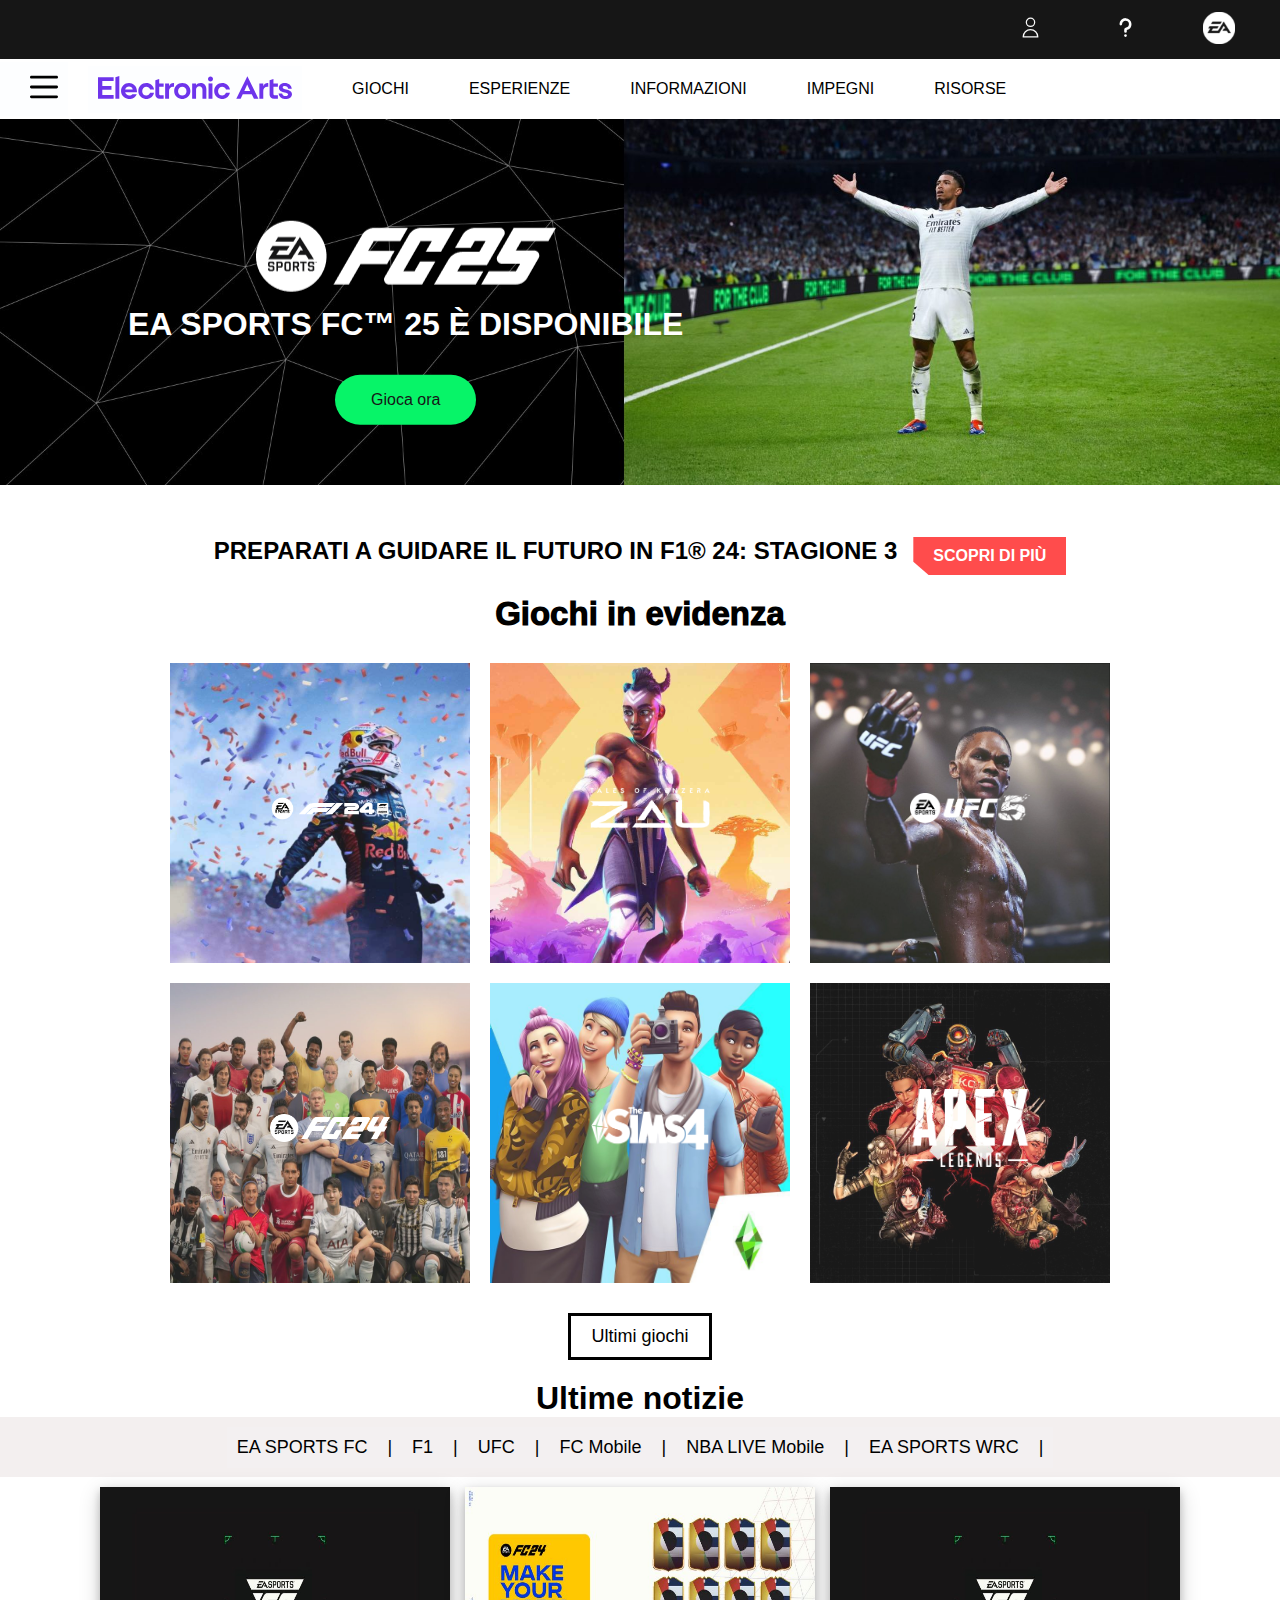
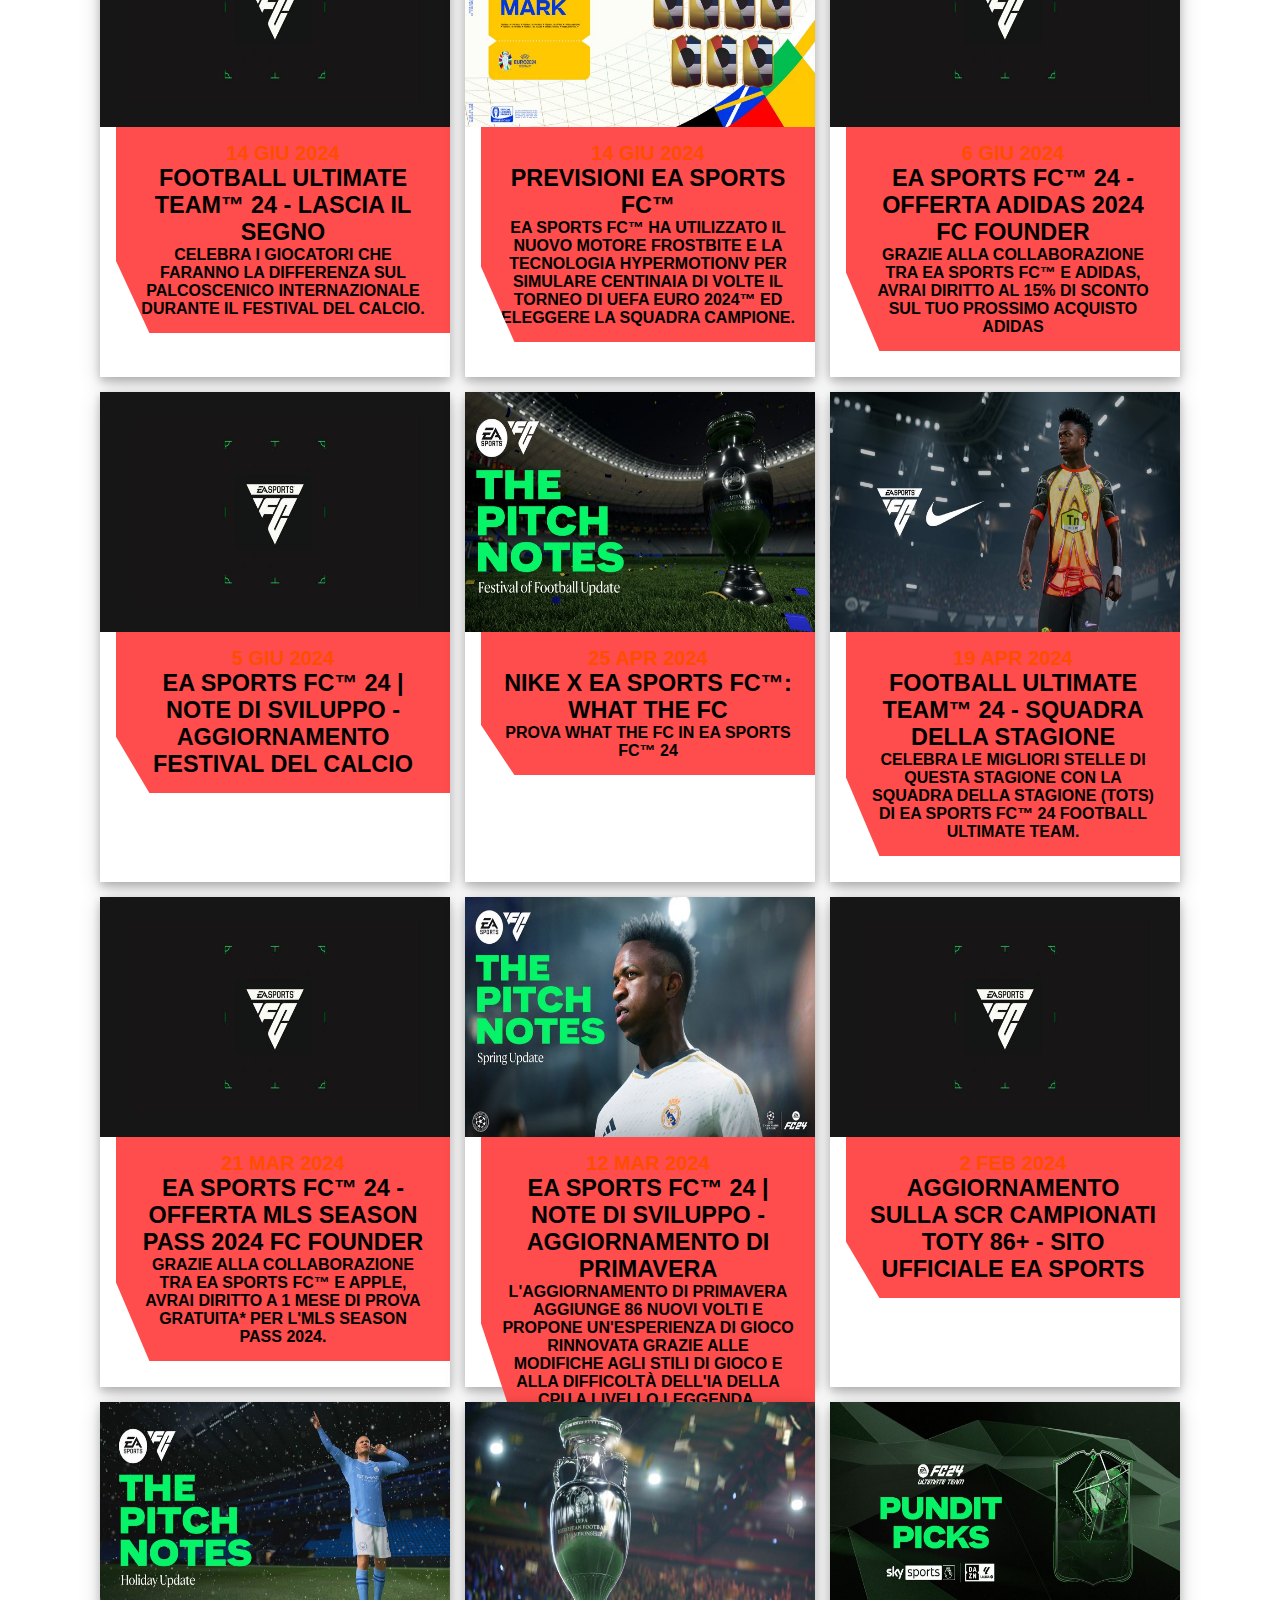
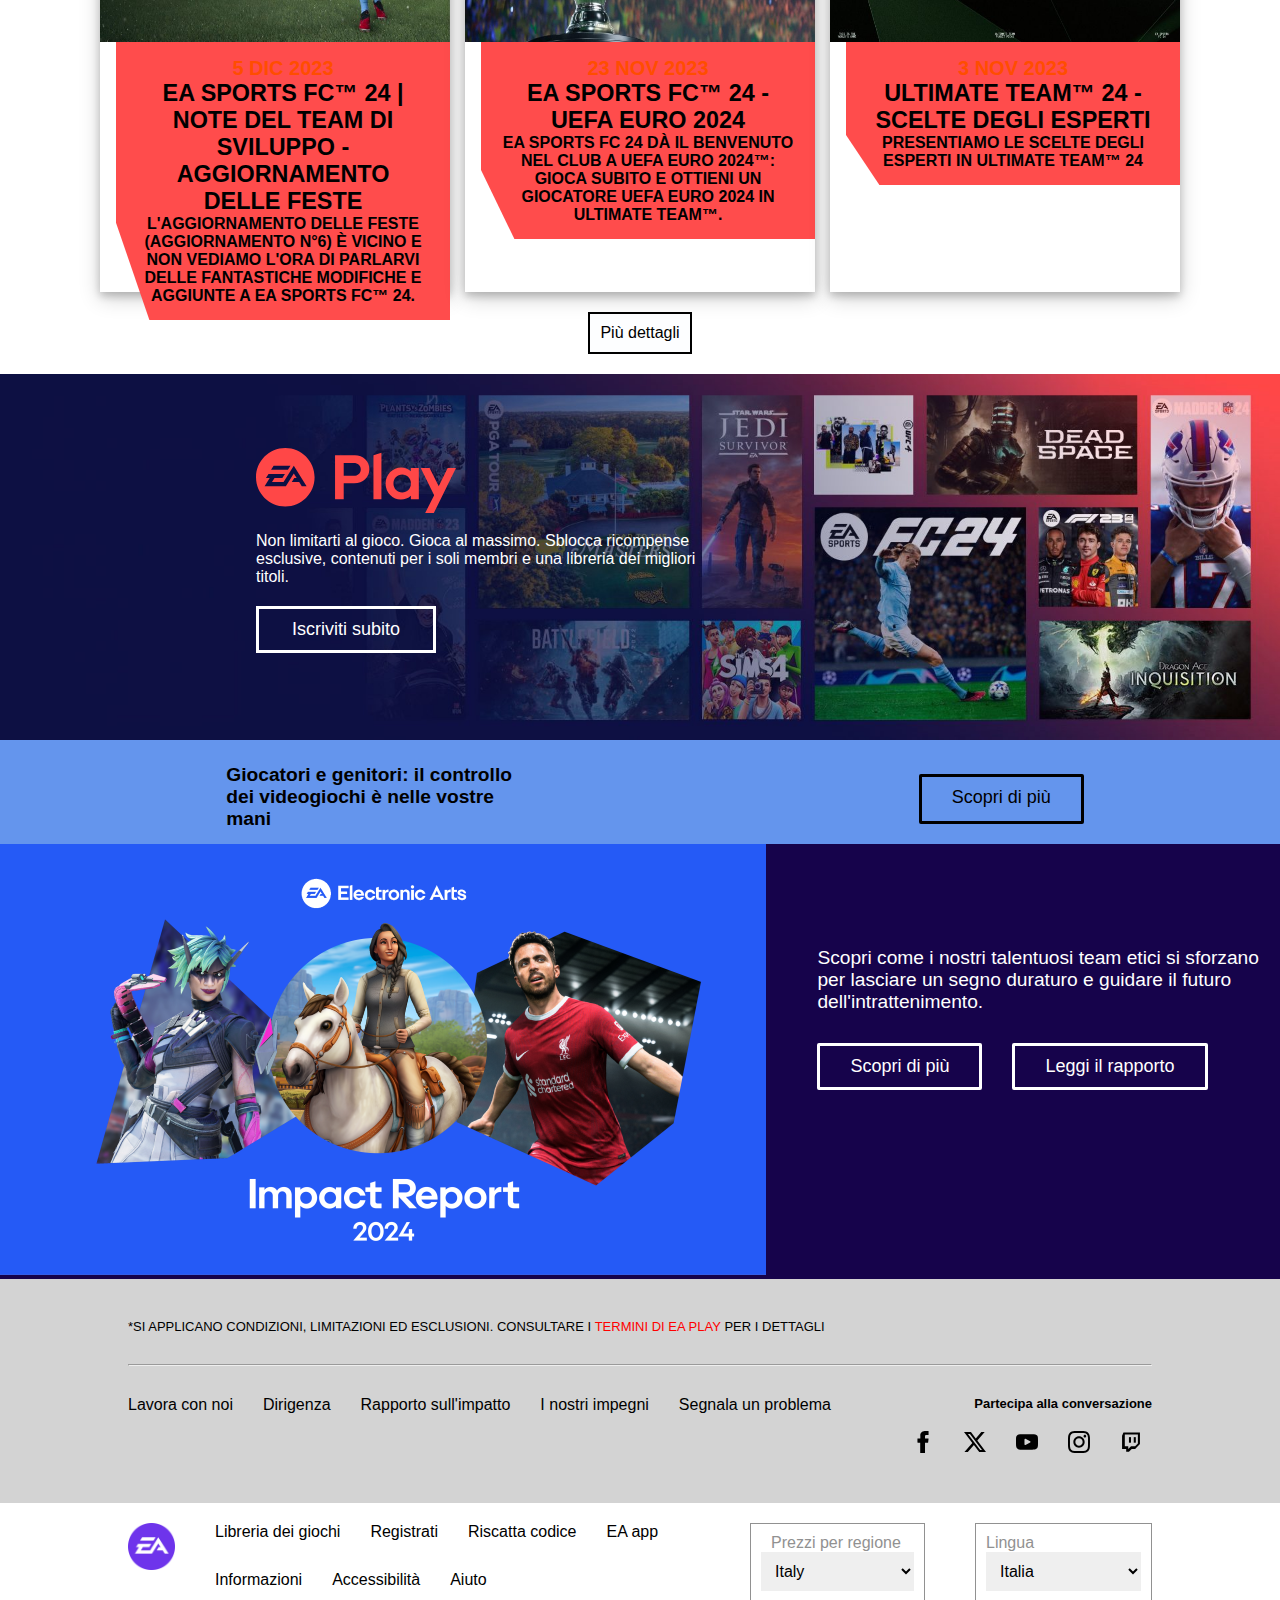
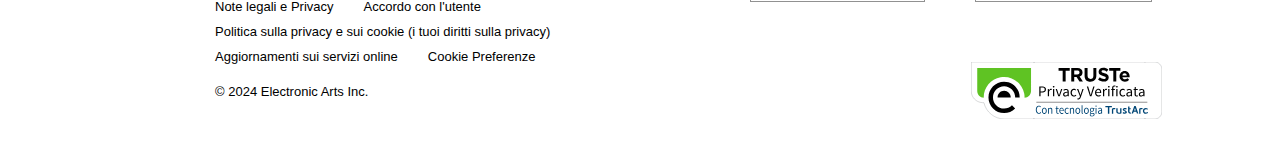
<file: index.html>
<!DOCTYPE html>
<html lang="en">
  <head>
    <meta charset="UTF-8" />
    <meta name="viewport" content="width=device-width, initial-scale=1.0" />
    <title>Document</title>
    <link rel="stylesheet" href="./styles/cards.css" />
    <link rel="stylesheet" href="./styles/all.css" />
    <link rel="stylesheet" href="./styles/ult.css" />
    <link rel="stylesheet" href="./styles/style.css">
    <script src="./assets/js/script.js" defer></script>
  </head>
  <body>
    <section id="navbar">
      <header></header>
        <nav>
            <div class="btnNav">

                <button class="btn">
                    <title>Profile</title><img src="./assets/icons/user.svg" alt="Profile"
                        style="height: 35px; width: 35px;" id="iconNav">
                </button>

                <button class="btn">
                    <title>Help</title><img src="./assets/icons/question-mark.svg" alt="Help"
                        style="height: 35px; width: 35px; " id="iconNav">
                </button>

                <button class="btn">
                    <img src="./assets/icons/ea-medallion-white.svg" alt="EA Logo" style="height: 32px; width: 32px;"
                        id="iconNav">
                    <title>EA Logo</title>
                </button>

            </div>
        </nav>

        <div class="shelf-header">
            <div class="menu">
                <button class="button-sub-nav button-menu"><svg style="height: 30px; width: 28px;" class="sx-menu"
                        viewBox="0 0 20 16">
                        <path class="st0" d="M1,2h18c0.6,0,1-0.4,1-1s-0.4-1-1-1H1C0.4,0,0,0.4,0,1S0.4,2,1,2z 
                          M19,7H1C0.4,7,0,7.4,0,8s0.4,1,1,1h18 c0.6,0,1-0.4,1-1S19.6,7,19,7z M19,
                          14H1c-0.6,0-1,0.4-1,1s0.4,1,1,1h18c0.6,0,1-0.4,1-1S19.6,14,19,14z">
                        </path>
                    </svg>
                </button>

                <button class="button-sub-nav EA-logo-main"><img src="./assets/icons/ea-wordmark-network-nav-coral.svg"
                        alt="logo"></button>

                <ul class="nav-links">
                    <li>
                        <button class="dropbtn">GIOCHI</button>
                        <div class="games-list">
                            <div class="links-section">
                                <ul>
                                    <h4>ESPLORA I GIOCHI</h4>
                                    <li><a href="#">Ultimi giochi</a></li>
                                    <li><a href="#">Prossimamente</a></li>
                                    <li><a href="#">Giochi gratuiti</a></li>
                                    <li><a href="#">EA SPORTS</a></li>
                                    <li><a href="#">EA Originals</a></li>
                                    <li><a href="#">Libreria dei giochi</a></li>
                                    <li><a href="#">Offerte EA app</a>
                                </ul>
                                <ul>
                                    <h4>PIATTAFORME</h4>
                                    <li><a href="#">PC</a></li>
                                    <li><a href="#">PlayStation</a></li>
                                    <li><a href="#">Xbox</a></li>
                                    <li><a href="#">Nintendo Switch&trade;</a></li>
                                    <li><a href="#">Dispositivi mobili</a></li>
                                    <li><a href="#">Pogo</a></li>
                                </ul>
                            </div>
                        </div>
                    </li>


                    <li>
                        <button class="dropbtn">ESPERIENZE</button>
                        <ul class="games-list">
                            <li><a href="#">Per EA app</a></li>
                            <li><a href="#">EA Play</a></li>
                            <li><a href="#">Competizioni videoludiche</a></li>
                            <li><a href="#">Test di gioco</a></li>
                        </ul>
                    </li>

                    <li>
                        <button class="dropbtn">INFORMAZIONI</button>
                        <ul class="games-list">
                            <li><a href="#">Società</a></li>
                            <li><a href="#">Lavora con noi</a></li>
                            <li><a href="#">Notizie</a></li>
                            <li><a href="#">Technology</a></li>
                            <li><a href="#">EA Studios</a></li>
                            <li><a href="#">Partner EA</a></li>
                        </ul>
                    </li>

                    <li>
                        <button class="dropbtn">IMPEGNI</button>
                        <ul class="games-list">
                            <li><a href="#">I nostri impegni</a></li>
                            <li><a href="#">Gioco positivo</a></li>
                            <li><a href="#">Persone e cultura inclusiva</a></li>
                            <li><a href="#">Impatto sociale</a></li>
                            <li><a href="#">Ambiente</a></li>
                        </ul>
                    </li>

                    <li>
                        <button class="dropbtn">RISORSE</button>
                        <ul class="games-list">
                            <li><a href="#">Aiuto</a></li>
                            <li><a href="#">Forum</a></li>
                            <li><a href="#">Filtro famiglia</a></li>
                            <li><a href="#">Accessibilità</a></li>
                            <li><a href="#">Stampa</a></li>
                            <li><a href="#">Investitori</a></li>
                        </ul>
                    </li>
                </ul>
            </div>
   
    <div class="cont">
        <div class="fc25">
            <img src="./assets/images/fc25-logo-teaser-l-m.png" alt="FC25">
            <h1>EA SPORTS FC™ 25 È DISPONIBILE</h1>
            <button class="play"><a href="#">Gioca ora</a></button>
        </div>


        <img src="./assets/images/fc25-hero-md-eacom-launch-7x2-xl.jpg.adapt.crop7x2.1920w.jpg" class="hero-img"
            alt="hero-img">
    </div>


    <div class="end">
        <h2>PREPARATI A GUIDARE IL FUTURO IN F1&reg; 24: STAGIONE 3</h2>
        <button class="info"><a href="#">SCOPRI DI PIÙ</a></button>
    </div>
    </section>
    <section>
      <h2 id="evidenza">Giochi in evidenza</h2>
      <div class="centrificatore">
        <div id="cardbox"></div>
      </div>
      <div class="centrificatore">
        <p id="buttonmore">Ultimi giochi</p>
      </div>
    </section>

    <section id="UltimalNotizie">
      <h1>Ultime notizie</h1>

      <section>
        <!--this is the tab div-->
        <div class="tab">
          <button class="afterCont">EA SPORTS FC</button>
          <button class="afterCont">F1</button>
          <button class="afterCont">UFC</button>
          <button class="afterCont">FC Mobile</button>
          <button class="afterCont">NBA LIVE Mobile</button>
          <button class="afterCont">EA SPORTS WRC</button>
        </div>

        <div class="cardsDiv">
          <!--first card-->
          <div class="card1 cards">
            <div class="image1 images">
              <img
                src="./assets/images/fc24-pre-order-ultimate-edition-16x9jpgadaptcrop16x9431p.jpg"
                alt=""
              />
            </div>

            <div class="info info1">
              <span>14 giu 2024</span>
              <h3>Football Ultimate Team™ 24 - Lascia il segno</h3>
              <p>
                Celebra i giocatori che faranno la differenza sul palcoscenico
                internazionale durante il Festival del calcio.
              </p>
            </div>
          </div>

          <!--second card-->
          <div class="card2 cards">
            <div class="image2 images">
              <img
                src="./assets/images/fc24-make-your-mark-featured-imgjpgadaptcrop16x9431p.jpg"
                alt="eaImage"
              />
            </div>

            <div class="info info2">
              <span>14 giu 2024</span>
              <h3>PREVISIONI EA SPORTS FC™</h3>

              <p>
                EA SPORTS FC™ ha utilizzato il nuovo motore Frostbite e la
                tecnologia HyperMotionV per simulare centinaia di volte il
                torneo di UEFA EURO 2024™ ed eleggere la squadra campione.
              </p>
            </div>
          </div>

          <!--third card-->
          <div class="card3 cards">
            <div class="image3 images">
              <img
                src="./assets/images/fc24-pre-order-ultimate-edition-16x9jpgadaptcrop16x9431p.jpg"
                alt="eaImages"
              />
            </div>

            <div class="info info3">
              <span>6 giu 2024</span>
              <h3>EA SPORTS FC™ 24 - Offerta adidas 2024 FC Founder</h3>
              <p>
                Grazie alla collaborazione tra EA SPORTS FC™ e adidas, avrai
                diritto al 15% di sconto sul tuo prossimo acquisto adidas
              </p>
            </div>
          </div>

          <!--fourth card-->
          <div class="card4 cards">
            <div class="image4 images">
              <img
                src="./assets/images/fc24-pre-order-ultimate-edition-16x9jpgadaptcrop16x9431p.jpg"
                alt=""
              />
            </div>

            <div class="info info4">
              <span>5 giu 2024</span>
              <h3>
                EA SPORTS FC™ 24 | Note di sviluppo - Aggiornamento Festival del
                calcio
              </h3>
            </div>
          </div>

          <!--5th card-->
          <div class="card5 cards">
            <div class="image5 images">
              <img
                src="./assets/images/fc24-festival-of-football-thumbnailjpgadaptcrop16x9431p (1).jpg"
                alt="eaImages"
              />
            </div>

            <div class="info info5">
              <span>25 apr 2024</span>
              <h3>Nike x EA SPORTS FC™: WHAT THE FC</h3>
              <p>Prova WHAT THE FC in EA SPORTS FC™ 24</p>
            </div>
          </div>

          <!--6th card-->
          <div class="card6 cards">
            <div class="image6 images">
              <img
                src="./assets/images/fc24-wtfc-article-thumbnailjpgadaptcrop16x9431p.jpg"
                alt="eaImages"
              />
            </div>

            <div class="info info6">
              <span>19 apr 2024</span>
              <h3>Football Ultimate Team™ 24 - Squadra della stagione</h3>
              <p>
                Celebra le migliori stelle di questa stagione con la Squadra
                della stagione (TOTS) di EA SPORTS FC™ 24 Football Ultimate
                Team.
              </p>
            </div>
          </div>

          <!--7th card-->
          <div class="card7 cards">
            <div class="image7 images">
              <img
                src="./assets/images/fc24-pre-order-ultimate-edition-16x9jpgadaptcrop16x9431p.jpg"
                alt=""
              />
            </div>

            <div class="info info7">
              <span>21 mar 2024</span>
              <h3>
                EA SPORTS FC™ 24 - Offerta MLS Season Pass 2024 FC Founder
              </h3>
              <p>
                Grazie alla collaborazione tra EA SPORTS FC™ e Apple, avrai
                diritto a 1 mese di prova gratuita* per l'MLS Season Pass 2024.
              </p>
            </div>
          </div>

          <!--8th card-->
          <div class="card8 cards">
            <div class="image8 images">
              <img
                src="./assets/images/fc-24-spring-update-thumbnailjpgadaptcrop16x9431p.jpg"
                alt=""
              />
            </div>

            <div class="info info8">
              <span>12 mar 2024</span>
              <h3>
                EA SPORTS FC™ 24 | Note di sviluppo - Aggiornamento di primavera
              </h3>
              <p>
                L'aggiornamento di primavera aggiunge 86 nuovi volti e propone
                un'esperienza di gioco rinnovata grazie alle modifiche agli
                stili di gioco e alla difficoltà dell'IA della CPU a livello
                leggenda.
              </p>
            </div>
          </div>

          <!--9th card-->
          <div class="card9 cards">
            <div class="image9 images">
              <img
                src="./assets/images/fc24-pre-order-ultimate-edition-16x9jpgadaptcrop16x9431p.jpg"
                alt=""
              />
            </div>

            <div class="info info9">
              <span>2 feb 2024</span>
              <h3>
                Aggiornamento sulla SCR campionati TOTY 86+ - Sito ufficiale EA
                SPORTS
              </h3>
            </div>
          </div>

          <!--10th card-->
          <div class="card10 cards">
            <div class="image10 images">
              <img
                src="./assets/images/fc-24-holiday-update-001jpgadaptcrop16x9431p.jpg"
                alt="eaImage"
              />
            </div>

            <div class="info info10">
              <span>5 dic 2023</span>
              <h3>
                EA SPORTS FC™ 24 | Note del team di sviluppo - Aggiornamento
                delle feste
              </h3>
              <p>
                L'aggiornamento delle feste (aggiornamento n°6) è vicino e non
                vediamo l'ora di parlarvi delle fantastiche modifiche e aggiunte
                a EA SPORTS FC™ 24.
              </p>
            </div>
          </div>

          <!--first card-->
          <div class="card11 cards">
            <div class="image11 images">
              <img
                src="./assets/images/fc24-uefa-euro-16x9jpgadaptcrop16x9431p.jpg"
                alt="eaImage"
              />
            </div>

            <div class="info info11">
              <span>23 nov 2023</span>
              <h3>EA SPORTS FC™ 24 - UEFA EURO 2024</h3>
              <p>
                EA SPORTS FC 24 dà il benvenuto nel Club a UEFA EURO 2024™:
                gioca subito e ottieni un giocatore UEFA EURO 2024 in Ultimate
                Team™.
              </p>
            </div>
          </div>

          <!--12 card-->
          <div class="card12 cards">
            <div class="image12 images">
              <img
                src="./assets/images/fc24-pundit-picks-featured-imgjpgadaptcrop16x9431p.jpg "
                alt="eaImage"
              />
            </div>

            <div class="info info12">
              <span>3 nov 2023</span>
              <h3>Ultimate Team™ 24 - Scelte degli esperti</h3>
              <p>Presentiamo le Scelte degli esperti in Ultimate Team™ 24</p>
            </div>
          </div>
        </div>
        <div class="centrificatore">
          <button id="dettagli">Più dettagli</button>
        </div>
      </section>
    </section>

    <section id="finalino">
      <div class="cont1">
        <div class="separatore">
          <div class="eaplay">
            <img id="logof" src="./assets/images/eaplay.svg" alt="eaplay" />
            <p class="ffinale">
              Non limitarti al gioco. Gioca al massimo. Sblocca ricompense
              <br />
              esclusive, contenuti per i soli membri e una libreria dei migliori
              <br />
              titoli.
            </p>
            <p class="iscriz">Iscriviti subito</p>
          </div>
        </div>

        <img
          src="./assets/images/final1.jpg"
          ;
          class="hero-img"
          alt="hero-img"
        />
      </div>
      <div id="pcontrol">
        <p id="pcontrolwarning">
          Giocatori e genitori: il controllo dei videogiochi è nelle vostre mani
        </p>
        <p id="pcontrolbutton">Scopri di più</p>
      </div>
    </section>

    <section id="finalino2">
      <div id="impactReport">
        <img src="./assets/images/2024-impact-report-size766.png" alt="" />
      </div>
      <div class="divider">
        <div id="radientPng">
          <p id="radientPng1">
            Scopri come i nostri talentuosi team etici si sforzano per lasciare
            un segno duraturo e guidare il futuro dell'intrattenimento.
          </p>
          <div id="radientPngButt">
            <p class="radientPngButton">Scopri di più</p>
            <p class="radientPngButton">Leggi il rapporto</p>
          </div>
        </div>
      </div>
    </section>

    <section id="footerAll">
    
    <div id="footer1">
      <div id="scrittaTeC">
       <pre>*SI APPLICANO CONDIZIONI, LIMITAZIONI ED ESCLUSIONI. CONSULTARE I </pre>
       <pre id="linkTeC">TERMINI DI EA PLAY</pre>
       <pre> PER I DETTAGLI</pre>
      </div>
    
      <hr>
      <div id="footer2">
        <div id="linksFooter2">
         <p class="linkFooter2">Lavora con noi</p>
         <p class="linkFooter2">Dirigenza</p>
         <p class="linkFooter2">Rapporto sull'impatto</p>
         <p class="linkFooter2">I nostri impegni</p>
         <p class="linkFooter2">Segnala un problema</p>
        </div>
        <div id="socialFooter2">
          <p id="partecipa">Partecipa alla conversazione</p>
          <div id="socialLinksFooter2" >
            <img class="socialLinks" src="./assets/icons/facebook.svg" alt="fblogo">
            <img class="socialLinks" src="./assets/icons/x-twitter.svg" alt="xlogo">
            <img class="socialLinks" src="./assets/icons/youtube.svg" alt="ytlogo">
            <img class="socialLinks" src="./assets/icons/instagram.svg" alt="iglogo">
            <img class="socialLinks" src="./assets/icons/twitch.svg" alt="twlogo">
          </div>
        </div>
      </div>
    </div>
   <footer id="trueFooter">
    <div >
      <img id="logoEAViolet" src="./assets/icons/medallion-violet.png" alt="EAlogoViolet">
    </div>
    <div id="finalLinks">
      <div id="eaLinks">
        <p class="eaLink">Libreria dei giochi</p>
        <p class="eaLink">Registrati</p>
        <p class="eaLink">Riscatta codice</p>
        <p class="eaLink">EA app</p>
        <p class="eaLink">Informazioni</p>
        <p class="eaLink">Accessibilità</p>
        <p class="eaLink">Aiuto</p>
      </div>
      <div id="legalLinks">
        <p class="legalLink">Note legali e Privacy</p>
        <p class="legalLink">Accordo con l'utente</p>
        <p class="legalLink">Politica sulla privacy e sui cookie (i tuoi diritti sulla privacy)</p>
        <p class="legalLink">Aggiornamenti sui servizi online</p>
        <p class="legalLink">Cookie Preferenze</p>
      </div>
      <p id="copyright">© 2024 Electronic Arts Inc.</p>
    </div>
      <div id="rightFooter">
       <div id="regionSelection">
        <div class="selections">
         <label id="regionLabel" for="region">Prezzi per regione</label><br>
         <select  id="region" name="region" size="1"><br>
          <option value="austria">Austria</option>
          <option value="belgium">Belgium</option>
          <option value="bulgaria">Bulgaria</option>
          <option value="croatia">Croatia</option>
          <option value="cyprus">Cyprus</option>
          <option value="czech-republic">Czech Republic</option>
          <option value="denmark">Denmark</option>
          <option value="estonia">Estonia</option>
          <option value="finland">Finland</option>
          <option value="france">France</option>
          <option value="germany">Germany</option>
          <option value="greece">Greece</option>
          <option value="hungary">Hungary</option>
          <option value="iceland">Iceland</option>
          <option value="ireland">Ireland</option>
          <option value="italy" selected>Italy</option>
          <option value="latvia">Latvia</option>
          <option value="liechtenstein">Liechtenstein</option>
          <option value="lithuania">Lituania</option>
          <option value="luxemborg">Luxemborg</option>
          <option value="malta">Malta</option>
          <option value="netherlands">Netherlands</option>
          <option value="norway">Norway</option>
          <option value="poland">Poland</option>
          <option value="portugal">Portugal</option>
          <option value="romania">Romania</option>
          <option value="slovakia">Slovakia</option>
          <option value="slovenia">Slovenia</option>
          <option value="spain">Spain</option>
          <option value="sweden">Sweden</option>
          <option value="switzerland">Switzerland</option>
         </select>
        </div>
        <div class="selections">
          <label id="languageLabel" for="language">Lingua</label><br>
          <select  id="language" name="language" size="1"><br>
           <option value="us">United States</option>
           <option value="uk">United Kingdom</option>
           <option value="aus">Australia</option>
           <option value="fr">France</option>
           <option value="ger">Deutschland</option>
           <option value="ita" selected>Italia</option>
           <option value="jp">日本</option>
           <option value="pol">Polska</option>
           <option value="bra">Brasil</option>
           <option value="rus">Россия</option>
           <option value="es">España</option>
           <option value="ck">Česká republika</option>
           <option value="c-en">Canada (En)</option>
           <option value="c-fr">Canada (Fr)</option>
           <option value="dk">Danmark</option>
           <option value="fin">Suomi</option>
           <option value="mex">México</option>
           <option value="ned">Nederland</option>
           <option value="nor">Norge</option>
           <option value="netherlands">Netherlands</option>
           <option value="nor">Norway</option>
           <option value="swe">Sverige</option>
           <option value="zh-cn">中国</option>
           <option value="kor">대한민국</option>
           <option value="zh-tw">繁體中文</option>
           <option value="tur">Türkiye</option>
          </select>
         </div>
       </div>
       <img id=finalSeal src="./assets/icons/seal.svg" alt="trustseal">   
      </div>     
  
   </footer>
    </section>

    <script src="./assets/js/ult.js"></script>
  </body>
</html>
</file>
<file: styles/cards.css>
* {
  margin: 0;
  padding: 0;
  box-sizing: border-box;
}
#evidenza {
  margin: 20px;
  display: flex;
  justify-content: center;
  font-size: 33px;
  font-weight: 1000;
  font-family: "ElectronicArtsDisplay", "Verdana", "Helvetica", "Arial",
    sans-serif;
}
.centrificatore {
  display: flex;
  justify-content: center;
}
#cardbox {
  display: grid;
  grid-template-columns: auto auto auto;
  max-width: 960px;
}

.card {
  position: relative;
  width: 300px;
  height: 300px;
  cursor: pointer;
  overflow: hidden;
  margin: 10px;
}

.image {
  width: 100%;
  height: 100%;
  opacity: 0.9;
  transition: 0.3s ease;
}

.overlay {
  position: absolute;
  top: 0;
  left: 0;
  width: 100%;
  height: 100%;
  background: linear-gradient(to right, black, coral);
  opacity: 0;
  transition: opacity 0.3s ease;
  display: flex;
  justify-content: center;
  align-items: center;
  color: white;
  font-size: 1.5em;
  font-family: "ElectronicArtsDisplay", "Verdana", "Helvetica", "Arial",
    sans-serif;
}
.logo {
  position: absolute;
  top: 100px;
  left: 100px;
  width: 40%;
  height: 30%;
  object-fit: contain;
  object-position: center;
}

.card:hover .overlay {
  opacity: 0.8;
}
@media (max-width: 480px) {
  #cardbox {
    grid-template-columns: auto;
  }
  #buttonmore {
    min-width: 300px;
  }
  #evidenza {
    font-size: 25px;
  }
}
@media (min-width: 481px) and (max-width: 780px) {
  #cardbox {
    grid-template-columns: auto auto;
  }
}
.card:hover .logo {
  transition: 0.3s ease;
  top: 40px;
}
#buttonmore {
  display: flex;
  justify-content: center;
  border: solid black;
  margin-top: 20px;
  margin-bottom: 20px;
  padding: 10px 20px;
  transition: 0.2s ease;
  font-size: large;
  cursor: pointer;
}
#buttonmore:hover {
  padding: 15px 30px;
  margin-top: 15px;
  margin-bottom: 15px;
}

.hero-img {
  height: 100%;
  width: 100%;
  object-fit: fill;
}

.cont1 {
  position: relative;
  text-align: center;
  color: white;
  background-color: cornflowerblue;
}
.eaplay {
  display: flex;
  flex-direction: column;
}
.ffinale {
  text-align: left;
}

.iscriz {
  display: flex;
  justify-content: center;
  border: solid white;
  width: 180px;
  margin-top: 20px;
  margin-bottom: 20px;
  padding: 10px 20px;
  transition: 0.2s ease;
  font-size: large;
  cursor: pointer;
}

.iscriz:hover {
  padding: 15px 20px;
  margin-top: 15px;
  margin-bottom: 15px;
}
.separatore {
  position: absolute;
  transform: translateY(-50%);
  left: 20%;
  top: 40%;
  bottom: 20%;
  right: 40%;
  width: 500px;
}

#logof {
  width: 40%;
  height: 30%;
  object-fit: contain;
  object-position: left;
}
#pcontrol {
  display: flex;
  justify-content: space-around;
  background-color: cornflowerblue;
  height: 100px;
}
#pcontrolbutton {
  border: 3px solid black;
  border-radius: 2px;
  margin-top: 30px;
  margin-bottom: 20px;
  padding: 10px 30px;
  transition: 0.2s ease;
  font-size: large;
  cursor: pointer;
}
#pcontrolbutton:hover {
  padding: 15px 30px;
  margin-top: 25px;
  margin-bottom: 15px;
}
#pcontrolwarning {
  margin-left: 30px;
  font-weight: bolder;
  max-width: 300px;
  margin-top: 20px;
  font-size: larger;
}

#radientPng {
  color: white;
  font-size: larger;
}
#radientPng1 {
  text-align: left;
}
#radientPngButt {
  display: flex;
  gap: 30px;
}

.radientPngButton {
  border: 3px solid white;
  border-radius: 2px;
  margin-top: 30px;
  margin-bottom: 20px;
  padding: 10px 30px;
  transition: 0.2s ease;
  font-size: large;
  cursor: pointer;
}
.radientPngButton:hover {
  padding: 15px 30px;
  margin-top: 25px;
  margin-bottom: 15px;
}
.divider {
  margin-top: 20%;
  margin-left: 10%;
}

#footer1 {
  padding: 40px 10%;
  background-color: lightgray;
}
#scrittaTeC {
  font-size: small;
  display: flex;
  margin-bottom: 30px;
}
#linkTeC {
  color: red;
}
#linkTeC:hover {
  cursor: pointer;
}

#linksFooter2 {
  display: flex;
  gap: 30px;
}
#footer2 {
  margin-top: 30px;
  display: flex;
  justify-content: space-between;
}
#socialFooter2 {
  font-weight: bolder;
  font-size: small;
  text-align: end;
}

#socialLinksFooter2 {
  display: flex;
  gap: 10px;
}
.linkFooter2:hover {
  cursor: pointer;
  color: red;
}
.socialLinks {
  margin: 10px 10px;
  height: 22px;
  width: 22px;
  transition: 0, 1 ease;
}
.socialLinks:hover {
  cursor: pointer;
  margin: 5px 5px 10px 10px;
  height: 27px;
  width: 27px;
}
#partecipa {
  margin-bottom: 10px;
}
#trueFooter {
  display: flex;
  justify-content: space-between;
  margin: 20px 10%;
}
#logoEAViolet {
  height: 47px;
  width: 47px;
}
#finalLinks {
  margin: 0% 40px 40px;
}
#eaLinks {
  gap: 30px;
  display: flex;
  justify-content: left;
  flex-wrap: wrap;
}
.eaLink:hover {
  cursor: pointer;
}
.legalLink {
  font-size: small;
}
.legalLink:hover {
  cursor: pointer;
}
#legalLinks {
  margin-top: 10px;
  margin-bottom: 10px;
  gap: 10px 30px;
  display: flex;
  justify-content: left;
  flex-wrap: wrap;
}
#copyright {
  margin-top: 20px;
  font-size: small;
}

#regionSelection {
  display: flex;
  justify-content: right;
  gap: 50px;
}
#region {
  border: none;
  font-size: medium;
  padding: 10px;
}
#regionLabel {
  color: rgb(145, 145, 145);
  padding: 10px;
  margin-top: 20px;
}
.selections {
  border: 1px solid rgb(145, 145, 145);
  padding: 10px;
}
#languageLabel {
  color: rgb(145, 145, 145);
  margin-top: 20px;
}
#language {
  border: none;
  font-size: medium;
  padding: 10px;
}
#finalSeal {
  margin-left: 55%;
  margin-top: 15%;
}
</file>
<file: styles/all.css>
*{
    margin: 0;
    padding: 0;
    box-sizing: border-box;
}
</file>
<file: styles/ult.css>
* {
  margin: 0;
  padding: 0;
  box-sizing: border-box;
}

h1 {
  text-align: center;
}

/* section {
  background-color: rgb(243, 239, 239);
} */

.tab {
  display: flex;
  align-items: center;
  justify-content: center;
  font-size: 18px;
  height: 60px;
  background: rgb(243, 239, 239);
}

.afterCont::after {
  content: "|";
  padding-left: 20px;
}

button {
  font-size: var(--font-size);
  padding: 10px;
  border: none;
  background-color: #f0f8ff2a;
}

.cardsDiv {
  margin: 0px 100px;
  box-sizing: border-box;
  margin-top: 10px;
  gap: 15px;
  display: grid;
  justify-content: center;
  grid-template-columns: auto auto auto;
  grid-template-rows: auto auto auto auto;
  position: relative;
}

.cards {
  height: 490px;
  background-color: white;
  box-shadow: 0 4px 8px 0 rgba(0, 0, 0, 0.2), 0 6px 20px 0 rgba(0, 0, 0, 0.19);

  position: relative;
  top: 0;
  /*the transition is decleared here instead of when hovered on
    to make it ease back 0.5s back in place when hovered out
    */
  transition: top ease 0.6s;
}

.cards:hover {
  /*move the cards upwards*/
  top: -13px;

  cursor: pointer;
}

.images {
  width: 100%;
  height: 15rem;
  object-fit: contain;
}
.images img {
  width: 100%;
  height: 100%;
}

#dettagli {
  border: 2px solid black;
  margin-top: 20px;
  margin-bottom: 20px;
}

#dettagli:hover {
  margin-top: 15px;
  margin-bottom: 15px;
  padding: 15px;
  cursor: pointer;
  transition: 0.1s;
}

.info p {
  font-size: medium;
}

.info span {
  color: rgb(255, 77, 0);
}

.cards div:nth-of-type(2) {
  padding: 15px 20px;
  font-size: 20px;
}

#finalino2{
  display: grid;
  grid-template-columns: auto auto;
  gap : 0px;
  background-color: rgb(22, 3, 75);
}


/*@media (min-width: 780px) and (max-width: 1080px) {

    
    .cardsDiv {
     
      background-color: red;
      grid-template-columns: auto auto auto;
      grid-template-rows: auto auto auto auto;
      
    }

    .tab{
        font-size: 13px;
    }

    
}*/

@media (min-width: 741px) and (max-width: 1070px) {
  #finalino2{
    display: grid;
    grid-template-columns: auto;
   
  }
  .tab {
    font-size: 16px;
    white-space: nowrap;
  }
  .cardsDiv {
    grid-template-columns: auto auto;
    grid-template-rows: auto auto auto auto;
    margin: 30px 90px;
  }

  .cards {
    width: auto;
  }
}

@media only screen and (max-width: 740px) {

  #finalino2{
    display: grid;
    grid-template-columns: auto;
    font-size: 15px;
    word-break: break-all;
   
  }
  .tab {
    justify-content: unset;
    font-size: 15px;
    overflow-x: auto;
    white-space: nowrap;
    -ms-overflow-style: none; /* Hide scrollbar for IE and Edge */
    scrollbar-width: none; /* Hide scrollbar for Firefox */
  }

  .tab::-webkit-scrollbar {
    display: none; /* Hide scrollbar for Chrome, Safari, and Opera */
  }

  .cardsDiv {
    grid-template-columns: auto;

    margin: 10px 20px;
  }

  .images {
    display: none;
  }
  .cards {
    height: 120px;
  }

  .info {
    text-align: center;
  }

  .info h3 {
    font-size: 20px;
  }

  .info p {
    display: none;
  }

  #dettagli {
    left: 20px;
    width: 93.5%;
  }

  .redBorder {
    border-bottom: 3px solid red;
  }

  .over {
    background-color: rgb(136, 140, 144);
  }
}
</file>
<file: styles/style.css>
* {
  margin: 0;
  padding: 0;
  box-sizing: border-box;
  font-family: Arial, Helvetica, sans-serif;
}

nav {
  background: #161616;
  height: 100%;
  width: 100%;
}

.btnNav {
  display: flex;
  justify-content: end;
  gap: 40px;
  background-color: transparent;
  padding-right: 35px;
}

#iconNav:hover {
  filter: invert(17%) sepia(3%) saturate(236%) hue-rotate(22deg) brightness(96%)
    contrast(88%);
}

.btn {
  background-color: #161616;
  border: none;
  cursor: pointer;
}
.sx-menu {
  margin-left: 20px;
}

.button-sub-nav {
  border: none;
  cursor: pointer;
}

.menu {
  display: flex;
  align-items: center;
  justify-content: flex-start;
  height: 60px;
  line-height: 0;
  gap: 20px;
}

/* ******NAV MENU****** */

.nav-links {
  display: flex;
  background-color:non;
}

.dropbtn {
  background-color: white;
  font-size: 16px;
  border: none;
  cursor: pointer;
}

.nav-links li {
  position: relative;
  list-style: none;
}

.nav-links a {
  font-style: none;
  color: black;
  text-decoration: none;
}

.links-section ul {
  display: flex;
  flex-direction: column;
}

.nav-links li {
  display: flex;
  flex-direction: column;
  font-size: 16px;
  padding: 20px;
  gap: 12px;
  width: max-content;
  height: max-content;
}

.games-list {
  display: none;
  position: absolute;
  top: 100%;
  left: 0;
  background-color: white;
  padding: 20px;
  z-index: 99;
  border-radius: 5px;
  box-shadow: 0px 8px 16px 0px rgba(0, 0, 0, 0.2);
}

.links-section {
  display: flex;
  align-items: center;
}

.nav-links a:hover {
  color: #ff8e8e;
  gap: 20px;
}

.nav-links li:hover > .games-list {
  display: block;
}

/******************************************/

.hero-img {
  height: 100%;
  width: 100%;
  object-fit: fill;
}

.cont {
  position: relative;
  text-align: center;
  color: white;
}
.fc25 {
  position: absolute;
  transform: translateY(-50%);
  left: 10%;
  top: 50%;
  bottom: 5%;
}

.play {
  border: none;
  border-radius: 30px;
  padding: 16px 36px;
  margin-top: 2rem;
  background-color: #07f468;
}

.play a {
  text-decoration: none;
  color: #161616;
}

.play:hover {
  cursor: pointer;
  transform: scale(1.05);
  transition: 0.1s;
}

.end {
  display: flex;
  justify-content: center;
  margin-top: 3rem;
}

.info {
  background-color: #ff4d4d;
  margin-left: 1rem;
  padding: 13px;
  font-size: 16px;
  position: relative;
  border: none;
}

.info {
  background-color: #ff4c4c;
  font-size: 16px;
  font-weight: bold;
  text-transform: uppercase;
  padding: 10px 20px;
  border: none;
  cursor: pointer;
  position: relative;
  display: inline-block;
  text-align: center;
  clip-path: polygon(0 0, 100% 0, 100% 100%, 10% 100%, 0 65%);
}

.info a {
  text-decoration: none;
  color: white;
}

.info:hover {
  background-color: #ff3333;
  cursor: pointer;
  transform: scale(1.05);
  transition: 0.1s;
}

/******************************************/
/* @media (max-width: 1024px) {
  .btnNav {
    padding-right: 10px;
    gap: 20px;
  }

  .menu {
    gap: 10px;
  }

  .nav-links {
    display: none;
  }

  .fc25{
    
  }

  .play {
    padding: 12px 24px;
  }

  .end {
    margin-top: 2rem;
  }
}

@media (min-width: 768px) {
  .btnNav {
    padding-right: 20px;
    gap: 30px;
  }

  .menu {
    gap: 15px;
  }

  .nav-links {
    display: none;
  }

  .hero-img img {
    object-fit: cover;
  }

  .fc25 {
   
  }

  .play {
    padding: 14px 30px;
  }

  .end {
    margin-top: 2.5rem;
  }
}

@media (min-width: 320px) {
  .btnNav {
    padding-right: 35px;
    gap: 40px;
  }

  .menu {
    gap: 20px;
  }

  .nav-links li {
    padding: 20px;
  }

  .hero-img img {
    object-fit: fill;
  }

  .fc25 {
    bottom: 7rem;
    margin-left: 2rem;
  }

  .play {
    padding: 16px 36px;
  }

  .end {
    margin-top: 3rem;
  }
} */
</file>
